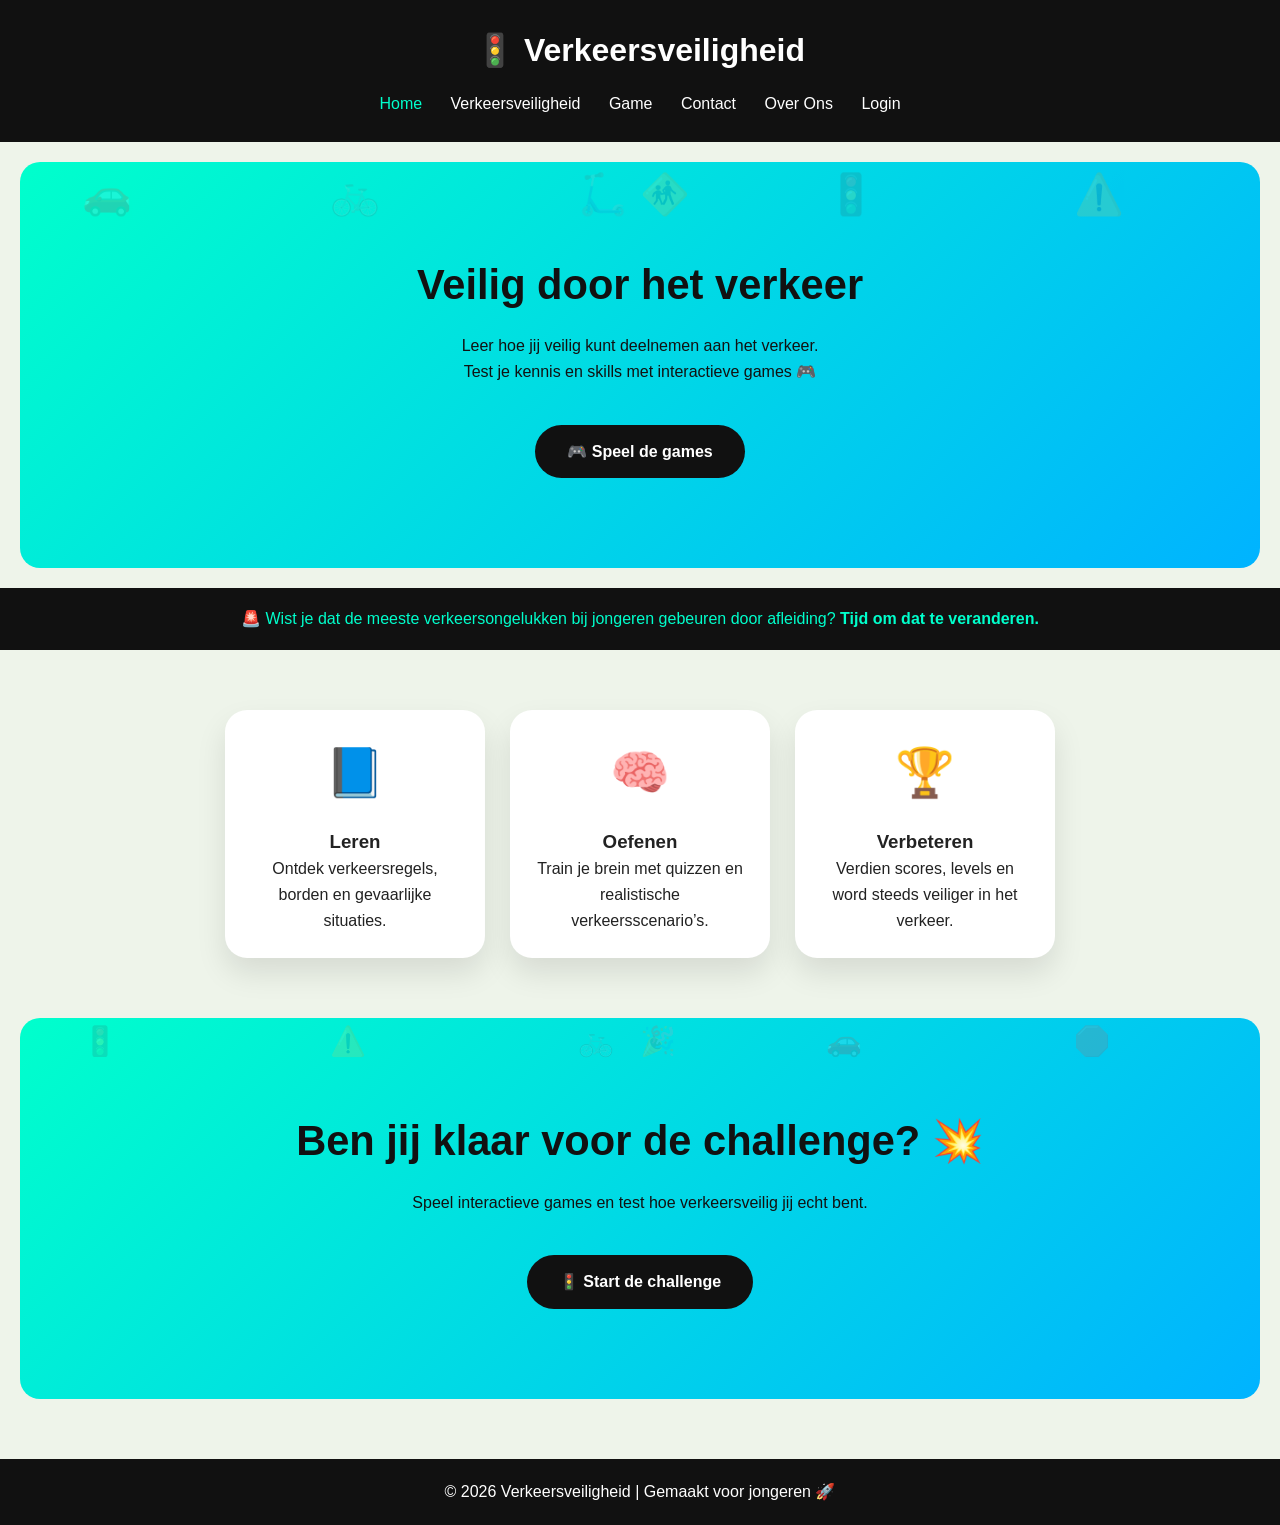
<file: index.html>
<!DOCTYPE html>
<html lang="nl">
<head>
    <meta charset="UTF-8">
    <title>Verkeersveiligheid | Home</title>
    <link rel="stylesheet" href="css/style.css">
</head>
<body>

<header>
    <h1>🚦 Verkeersveiligheid</h1>
    <nav>
        <a href="index.html" class="active">Home</a>
        <a href="info.html">Verkeersveiligheid</a>
        <a href="game.html">Game</a>
        <a href="contact.html">Contact</a>
        <a href="Over-ons.html">Over Ons</a>
        <a href="login.html" class="login-btn">Login</a>
    </nav>
</header>

<!-- HERO SECTIE -->
<section class="hero">
    <div class="emoji-bg">
        <span>🚗</span>
        <span>🚲</span>
        <span>🛴</span>
        <span>🚦</span>
        <span>⚠️</span>
        <span>🚸</span>

    </div>

    <h2>Veilig door het verkeer</h2>
    <p>
        Leer hoe jij veilig kunt deelnemen aan het verkeer.<br>
        Test je kennis en skills met interactieve games 🎮
    </p>
    <a href="game.html" class="button">🎮 Speel de games</a>
</section>

<!-- INFO STRIP -->
<section class="info-strip">
    <p>
        🚨 Wist je dat de meeste verkeersongelukken bij jongeren gebeuren door afleiding?
        <strong>Tijd om dat te veranderen.</strong>
    </p>
</section>

<!-- CARDS SECTIE -->
<section class="cards">
    <div class="card">
        <div class="card-emoji">📘</div>
        <h3>Leren</h3>
        <p>Ontdek verkeersregels, borden en gevaarlijke situaties.</p>
    </div>

    <div class="card">
        <div class="card-emoji">🧠</div>
        <h3>Oefenen</h3>
        <p>Train je brein met quizzen en realistische verkeersscenario’s.</p>
    </div>

    <div class="card">
        <div class="card-emoji">🏆</div>
        <h3>Verbeteren</h3>
        <p>Verdien scores, levels en word steeds veiliger in het verkeer.</p>
    </div>
</section>

<!-- CALL TO ACTION -->
<section class="hero">
    <div class="emoji-bg small">
        <span>🚦</span><span>⚠️</span><span>🚲</span><span>🚗</span>
        <span>🛑</span><span>🎉</span>
    </div>

    <h2>Ben jij klaar voor de challenge? 💥</h2>
    <p>Speel interactieve games en test hoe verkeersveilig jij echt bent.</p>
    <a href="game.html" class="button">🚦 Start de challenge</a>
</section>

<footer>
    <p>© 2026 Verkeersveiligheid | Gemaakt voor jongeren 🚀</p>
</footer>

</body>
</html>
</file>
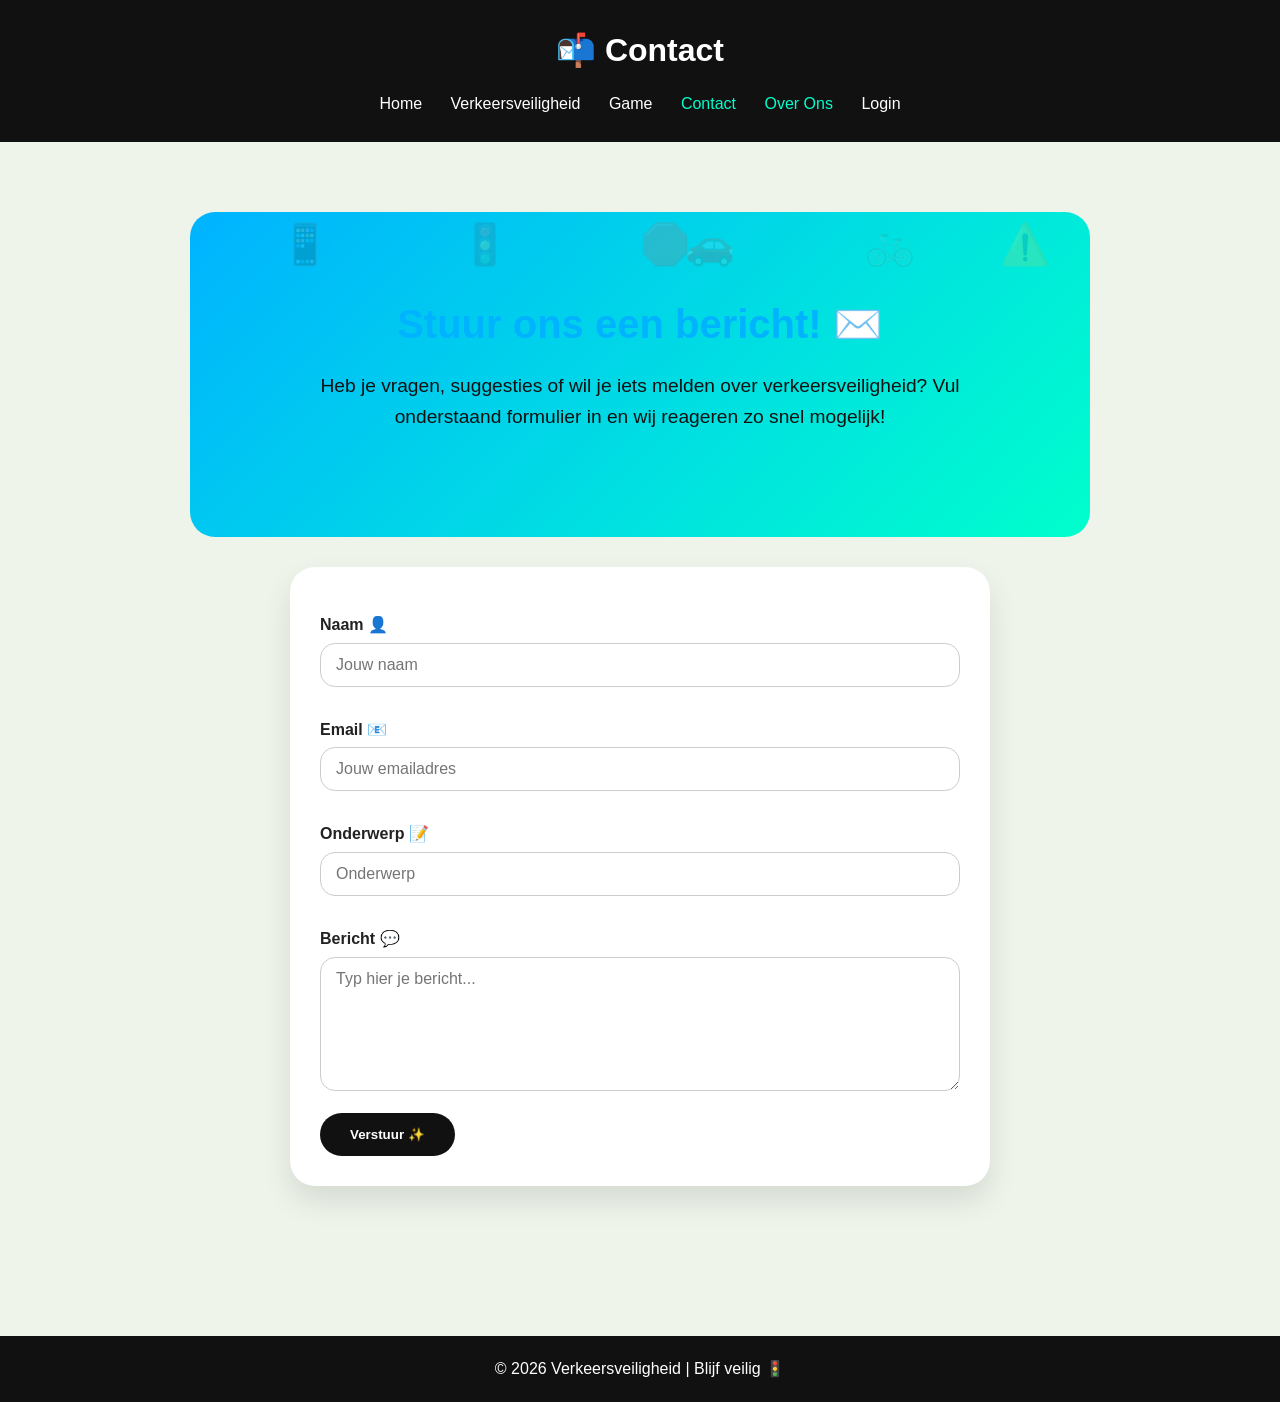
<file: Contact.html>
<!DOCTYPE html>
<html lang="nl">
<head>
    <meta charset="UTF-8">
    <title>Verkeersveiligheid | Contact</title>
    <link rel="stylesheet" href="css/style.css">
    <style>
        /* Extra styling speciaal voor contact pagina */
        .contact-hero {
            position: relative;
            padding: 80px 20px;
            text-align: center;
            background: linear-gradient(135deg, #00b3ff, #00ffcc);
            color: #111;
            border-radius: 25px;
            overflow: hidden;
            margin: 30px auto;
            max-width: 900px;
        }

        .contact-hero h2 {
            font-size: 2.5rem;
            margin-bottom: 15px;
        }

        .contact-hero p {
            font-size: 1.2rem;
            max-width: 700px;
            margin: 0 auto 25px auto;
        }

        form.contact-form {
            background: white;
            padding: 30px;
            border-radius: 25px;
            max-width: 700px;
            margin: 0 auto 50px auto;
            box-shadow: 0 15px 30px rgba(0,0,0,0.1);
        }

        form.contact-form label {
            display: block;
            margin: 15px 0 5px 0;
            font-weight: 600;
        }

        form.contact-form input,
        form.contact-form textarea {
            width: 100%;
            padding: 12px 15px;
            border-radius: 15px;
            border: 1px solid #ccc;
            margin-bottom: 15px;
            font-size: 16px;
        }

        form.contact-form button {
            padding: 14px 30px;
            background: #111;
            color: white;
            border: none;
            border-radius: 30px;
            font-weight: bold;
            cursor: pointer;
            transition: transform 0.2s, background 0.3s;
        }

        form.contact-form button:hover {
            background: #000;
            transform: scale(1.05);
        }

        .emoji-bg-contact {
            position: absolute;
            inset: 0;
            overflow: hidden;
            pointer-events: none;
        }

        .emoji-bg-contact span {
            position: absolute;
            font-size: 2.5rem;
            opacity: 0.15;
            animation: floatUp 18s linear infinite;
        }

        .emoji-bg-contact span:nth-child(1) { left: 10%; animation-delay: 0s; }
        .emoji-bg-contact span:nth-child(2) { left: 30%; animation-delay: 4s; }
        .emoji-bg-contact span:nth-child(3) { left: 55%; animation-delay: 8s; }
        .emoji-bg-contact span:nth-child(4) { left: 75%; animation-delay: 2s; }
        .emoji-bg-contact span:nth-child(5) { left: 90%; animation-delay: 6s; }

        @keyframes floatUp {
            from { transform: translateY(100%); }
            to { transform: translateY(-120%); }
        }
    </style>
</head>
<body>

<header>
    <h1>📬 Contact</h1>
    <nav>
        <a href="index.html">Home</a>
        <a href="info.html">Verkeersveiligheid</a>
        <a href="game.html">Game</a>
        <a href="contact.html" class="active">Contact</a>
        <a href="Over-ons.html" class="active">Over Ons</a>
        <a href="login.html" class="login-btn">Login</a>
    </nav>
</header>

<main class="content">

    <!-- HERO -->
    <section class="contact-hero">
        <div class="emoji-bg-contact">
            <span>📱</span>
            <span>🚦</span>
            <span>🚗</span>
            <span>🚲</span>
            <span>⚠️</span>
            <span>🛑</span>
        </div>
        <h2>Stuur ons een bericht! ✉️</h2>
        <p>
            Heb je vragen, suggesties of wil je iets melden over verkeersveiligheid?
            Vul onderstaand formulier in en wij reageren zo snel mogelijk!
        </p>
    </section>

    <!-- CONTACT FORM -->
    <form class="contact-form" onsubmit="return submitContactForm(event)">
        <label for="name">Naam 👤</label>
        <input type="text" id="name" name="name" placeholder="Jouw naam" required>

        <label for="email">Email 📧</label>
        <input type="email" id="email" name="email" placeholder="Jouw emailadres" required>

        <label for="subject">Onderwerp 📝</label>
        <input type="text" id="subject" name="subject" placeholder="Onderwerp" required>

        <label for="message">Bericht 💬</label>
        <textarea id="message" name="message" rows="6" placeholder="Typ hier je bericht..." required></textarea>

        <button type="submit">Verstuur ✨</button>
    </form>

</main>

<footer>
    <p>© 2026 Verkeersveiligheid | Blijf veilig 🚦</p>
</footer>

<script>
function submitContactForm(e){
    e.preventDefault();
    alert("✅ Bedankt! Je bericht is verzonden. We nemen snel contact op.");
    document.querySelector(".contact-form").reset();
}
</script>

</body>
</html>
</file>
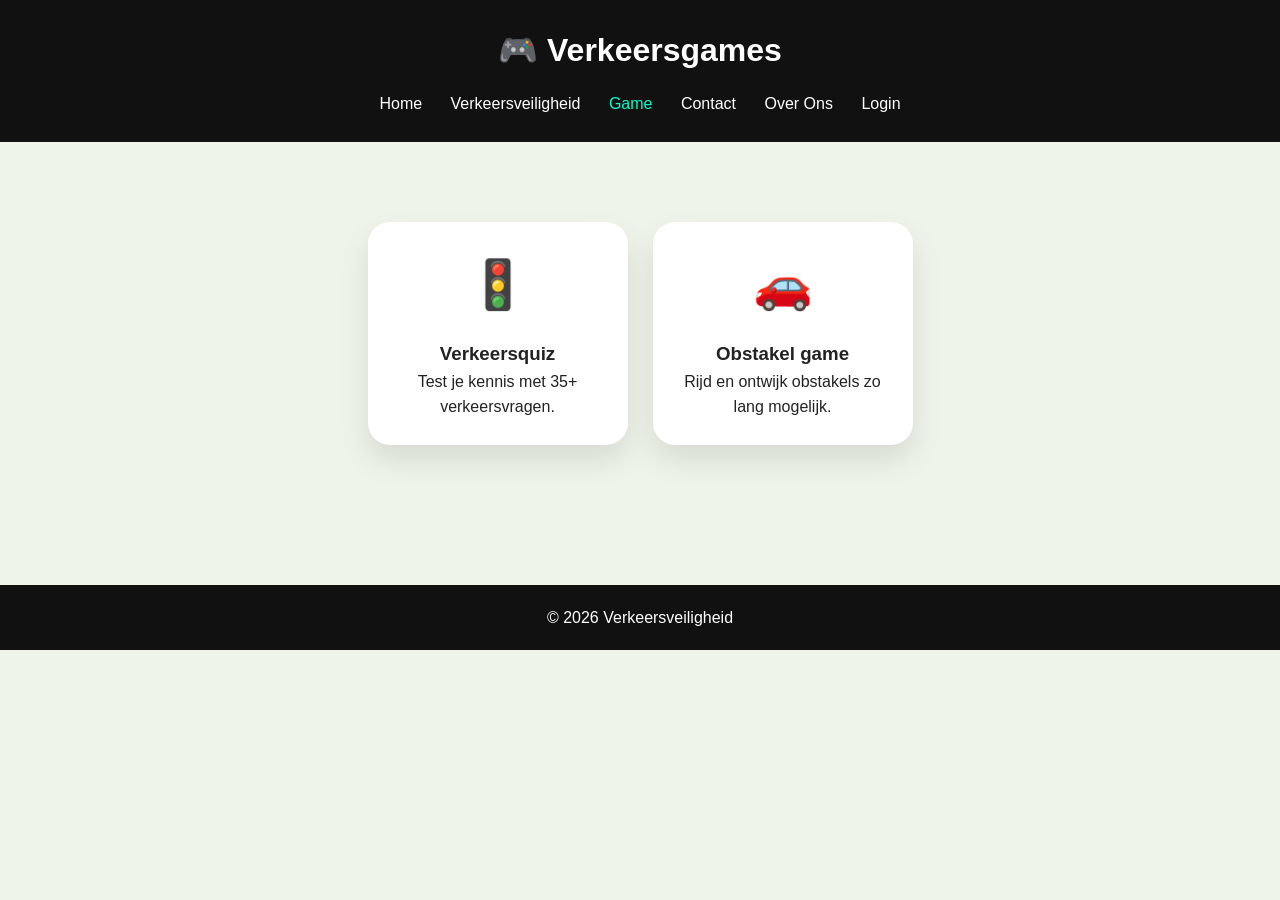
<file: game.html>
<!DOCTYPE html>
<html lang="nl">
<head>
    <meta charset="UTF-8">
    <title>Verkeersveiligheid | Game</title>
    <link rel="stylesheet" href="css/style.css">
</head>
<body>

<header>
    <h1>🎮 Verkeersgames</h1>
    <nav>
        <a href="index.html">Home</a>
        <a href="info.html">Verkeersveiligheid</a>
        <a href="game.html" class="active">Game</a>
        <a href="contact.html">Contact</a>
        <a href="Over-ons.html">Over Ons</a>
        <a href="login.html" class="login-btn">Login</a>
    </nav>
</header>

<main class="content">  

    <!-- GAME MENU -->
    <section id="game-select" class="game-selection">

        <div class="game-card" onclick="startGame('quiz')">
            <div class="game-emoji">🚦</div>
            <h3>Verkeersquiz</h3>
            <p>Test je kennis met 35+ verkeersvragen.</p>
        </div>

        <div class="game-card" onclick="startGame('obstacle')">
            <div class="game-emoji">🚗</div>
            <h3>Obstakel game</h3>
            <p>Rijd en ontwijk obstakels zo lang mogelijk.</p>
        </div>

    </section>

    <!-- GAME AREA -->
    <section id="game-area" class="game-container" style="display:none;">

        <h2 id="game-title"></h2>
        <h3 id="level-title"></h3>

        <div id="quiz-game">
            <h3 id="question"></h3>
            <div class="choices"></div>
        </div>

        <!-- FIX: wrapper toegevoegd (nodig voor JS, geen game logica veranderd) -->
        <div id="obstacle-wrapper" style="display:none;">
            <canvas id="obstacle-game" width="500" height="400"></canvas>
        </div>

        <div id="memory-game"></div>

        <p id="feedback"></p>

        <div class="game-stats">
            <p id="score">Score: 0</p>
            <p id="lives">❤️❤️❤️</p> 
        </div>

        <button class="back-btn" onclick="backToMenu()">⬅ Terug naar menu</button>
        <button class="button"   onclick="restartGame()">🔁 Speel opnieuw</button>

    </section>

  <!-- END SCREEN -->
    <section id="end-screen" class="game-container" style="display:none;">

        <h2 id="end-title"></h2>
        <p id="end-score"></p>

        <button class="button" onclick="restartGame()">🔁 Speel opnieuw</button>
        <button class="back-btn" onclick="backToMenu()">🏠 Menu</button>

    </section>

</main>

<footer>
    <p>© 2026 Verkeersveiligheid</p>
</footer>

<script src="js/game.js"></script>
</body>
</html>
</file>
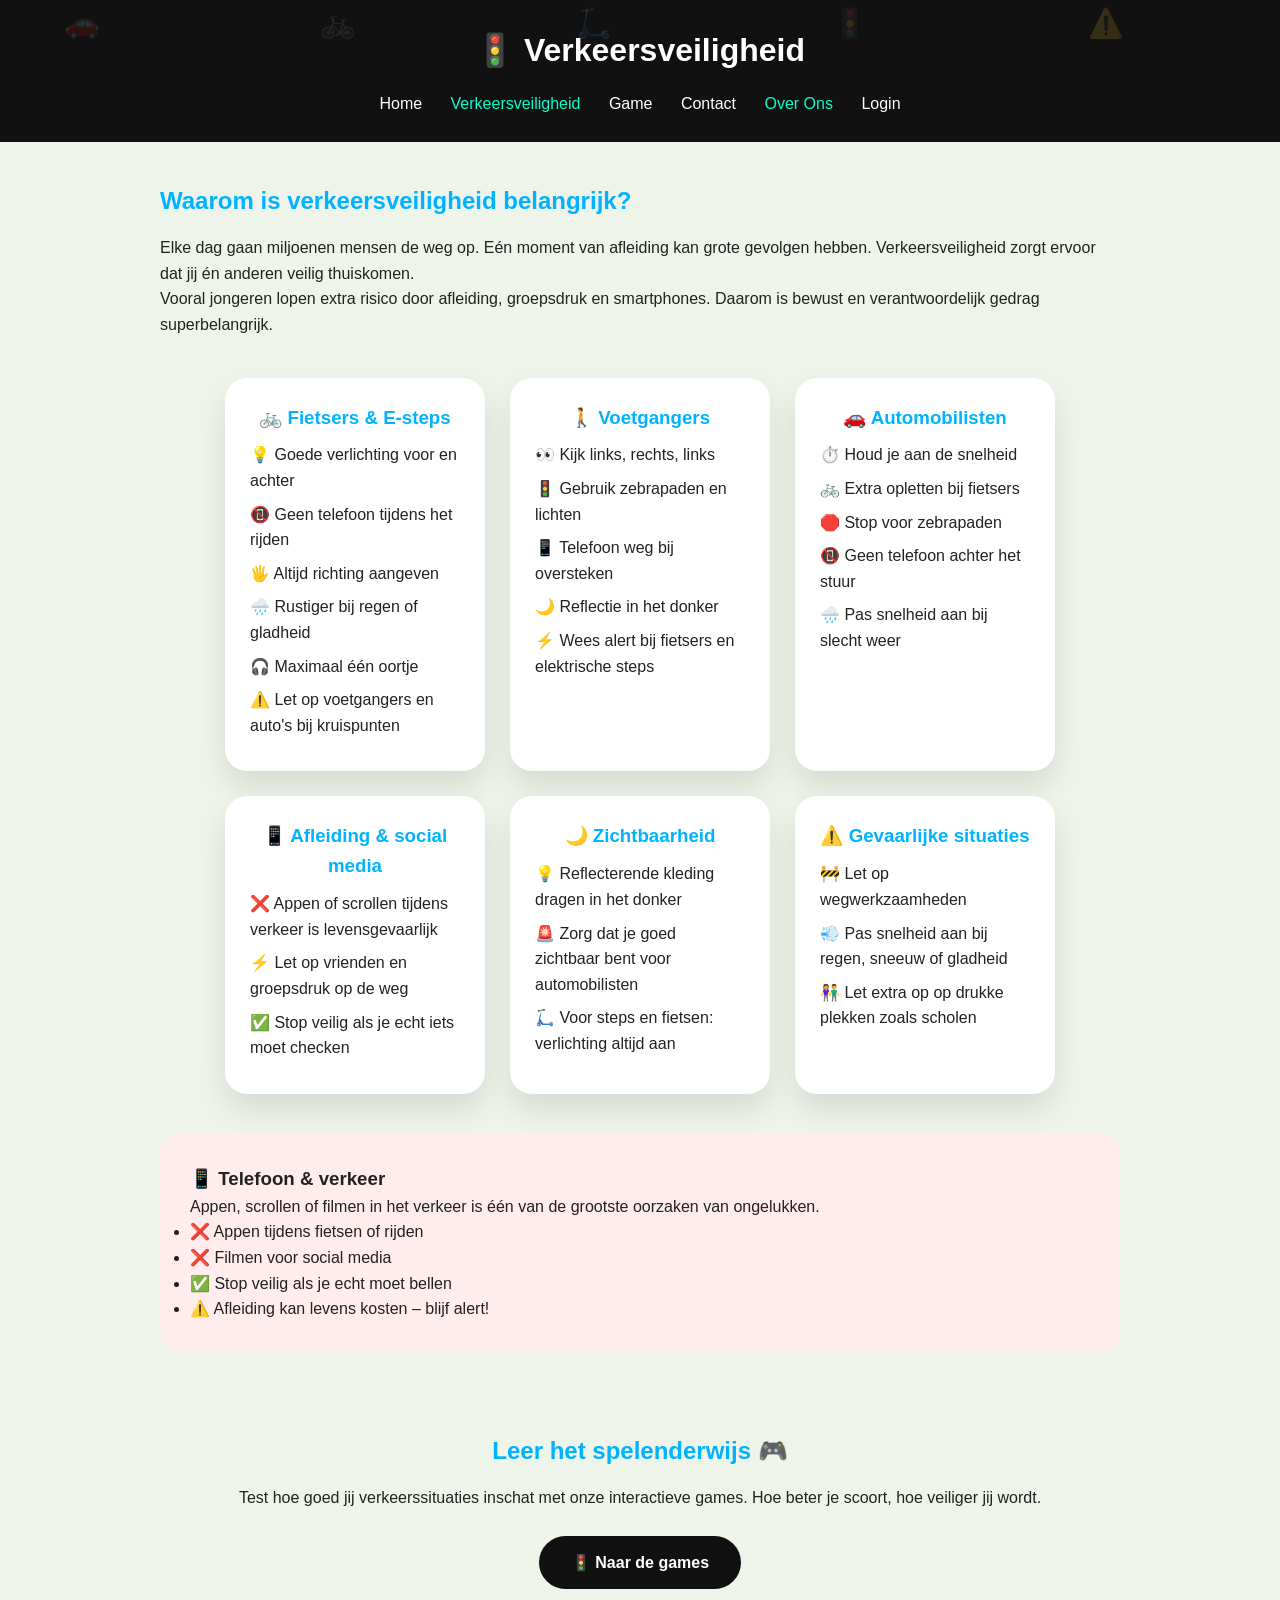
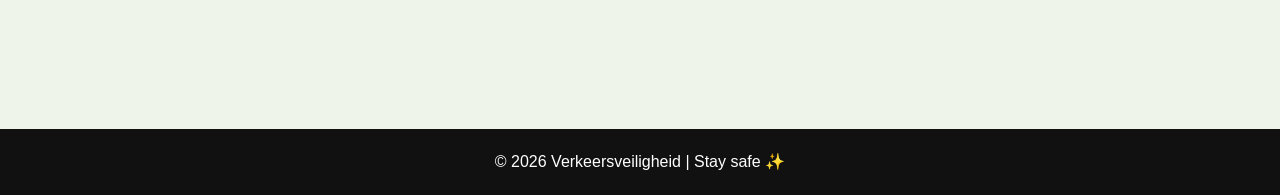
<file: info.html>
<!DOCTYPE html>
<html lang="nl">
<head>
    <meta charset="UTF-8">
    <title>Verkeersveiligheid | Informatie</title>
    <link rel="stylesheet" href="css/style.css">
</head>
<body>

<header>
    <h1>🚦 Verkeersveiligheid</h1>
    <nav>
        <a href="index.html">Home</a>
        <a href="info.html" class="active">Verkeersveiligheid</a>
        <a href="game.html">Game</a>
        <a href="contact.html">Contact</a>
        <a href="Over-ons.html" class="active">Over Ons</a>
        <a href="login.html" class="login-btn">Login</a>
    </nav>
</header>

<main class="content">

    <!-- INTRO -->
    <section class="info-hero">
        <div class="emoji-bg small">
            <span>🚗</span>
            <span>🚲</span>
            <span>🛴</span>
            <span>🚦</span>
            <span>⚠️</span>
        </div>

        <h2>Waarom is verkeersveiligheid belangrijk?</h2>
        <p>
            Elke dag gaan miljoenen mensen de weg op. Eén moment van afleiding kan
            grote gevolgen hebben. Verkeersveiligheid zorgt ervoor dat jij én
            anderen veilig thuiskomen.
        </p>
        <p>
            Vooral jongeren lopen extra risico door afleiding, groepsdruk en smartphones.
            Daarom is bewust en verantwoordelijk gedrag superbelangrijk.
        </p>
    </section>

    <!-- BLOKKEN -->
    <section class="info-grid">

        <div class="info-card">
            <h3>🚲 Fietsers & E-steps</h3>
            <ul>
                <li>💡 Goede verlichting voor en achter</li>
                <li>📵 Geen telefoon tijdens het rijden</li>
                <li>🖐️ Altijd richting aangeven</li>
                <li>🌧️ Rustiger bij regen of gladheid</li>
                <li>🎧 Maximaal één oortje</li>
                <li>⚠️ Let op voetgangers en auto's bij kruispunten</li>
            </ul>
        </div>

        <div class="info-card">
            <h3>🚶 Voetgangers</h3>
            <ul>
                <li>👀 Kijk links, rechts, links</li>
                <li>🚦 Gebruik zebrapaden en lichten</li>
                <li>📱 Telefoon weg bij oversteken</li>
                <li>🌙 Reflectie in het donker</li>
                <li>⚡ Wees alert bij fietsers en elektrische steps</li>
            </ul>
        </div>

        <div class="info-card">
            <h3>🚗 Automobilisten</h3>
            <ul>
                <li>⏱️ Houd je aan de snelheid</li>
                <li>🚲 Extra opletten bij fietsers</li>
                <li>🛑 Stop voor zebrapaden</li>
                <li>📵 Geen telefoon achter het stuur</li>
                <li>🌧️ Pas snelheid aan bij slecht weer</li>
            </ul>
        </div>

        <div class="info-card">
            <h3>📱 Afleiding & social media</h3>
            <ul>
                <li>❌ Appen of scrollen tijdens verkeer is levensgevaarlijk</li>
                <li>⚡ Let op vrienden en groepsdruk op de weg</li>
                <li>✅ Stop veilig als je echt iets moet checken</li>
            </ul>
        </div>

        <div class="info-card">
            <h3>🌙 Zichtbaarheid</h3>
            <ul>
                <li>💡 Reflecterende kleding dragen in het donker</li>
                <li>🚨 Zorg dat je goed zichtbaar bent voor automobilisten</li>
                <li>🛴 Voor steps en fietsen: verlichting altijd aan</li>
            </ul>
        </div>

        <div class="info-card">
            <h3>⚠️ Gevaarlijke situaties</h3>
            <ul>
                <li>🚧 Let op wegwerkzaamheden</li>
                <li>💨 Pas snelheid aan bij regen, sneeuw of gladheid</li>
                <li>👫 Let extra op op drukke plekken zoals scholen</li>
            </ul>
        </div>

    </section>

    <!-- TELEFOON -->
    <section class="warning">
        <h3>📱 Telefoon & verkeer</h3>
        <p>
            Appen, scrollen of filmen in het verkeer is één van de grootste
            oorzaken van ongelukken.
        </p>

        <ul>
            <li>❌ Appen tijdens fietsen of rijden</li>
            <li>❌ Filmen voor social media</li>
            <li>✅ Stop veilig als je echt moet bellen</li>
            <li>⚠️ Afleiding kan levens kosten – blijf alert!</li>
        </ul>
    </section>

    <!-- CTA -->
    <section class="cta">
        <h2>Leer het spelenderwijs 🎮</h2>
        <p>
            Test hoe goed jij verkeerssituaties inschat met onze interactieve games.
            Hoe beter je scoort, hoe veiliger jij wordt.
        </p>
        <a href="game.html" class="button">🚦 Naar de games</a>
    </section>

</main>

<footer>
    <p>© 2026 Verkeersveiligheid | Stay safe ✨</p>
</footer>

</body>
</html>
</file>
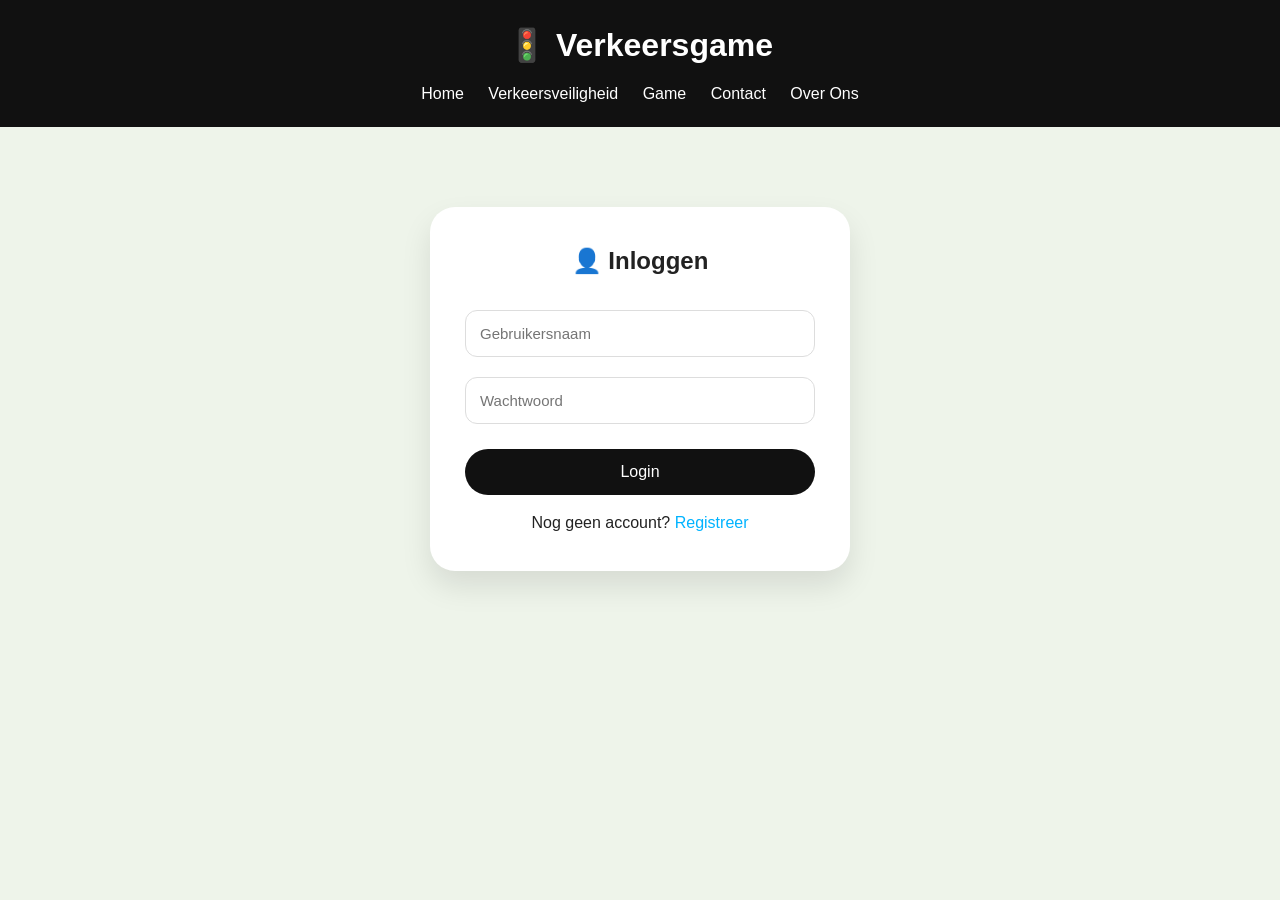
<file: login.html>
<!DOCTYPE html>
<html lang="nl">
<head>
    <meta charset="UTF-8">
    <title>Login | Verkeersgame</title>
    <link rel="stylesheet" href="css/style.css">

    <style>
        .auth-box {
            max-width: 420px;
            margin: 80px auto;
            background: white;
            padding: 35px;
            border-radius: 25px;
            box-shadow: 0 15px 30px rgba(0,0,0,0.1);
            text-align: center;
        }

        .auth-box h2 { margin-bottom: 20px; }

        .auth-box input {
            width: 100%;
            padding: 14px;
            margin: 10px 0;
            border-radius: 12px;
            border: 1px solid #ddd;
            font-size: 15px;
        }

        .auth-box button {
            width: 100%;
            padding: 14px;
            margin-top: 15px;
            border: none;
            border-radius: 25px;
            background: #111;
            color: white;
            font-size: 16px;
            cursor: pointer;
            transition: 0.2s;
        }

        .auth-box button:hover {
            transform: scale(1.03);
            background: #000;
        }

        .auth-link { margin-top: 15px; display: block; }

        .auth-link a {
            color: #00b3ff;
            text-decoration: none;
        }

        #msg { margin-top: 10px; color: red; }

        /* NAV FIX */
        nav {
            margin-top: 10px;
            text-align: center;
        }

        nav a {
            margin: 0 10px;
            text-decoration: none;
            color: white;
        }

        header {
            background: #111;
            color: white;
            padding: 20px;
            text-align: center;
        }
    </style>
</head>

<body>

<header>
    <h1>🚦 Verkeersgame</h1>

    <nav>
        <a href="index.html">Home</a>
        <a href="info.html">Verkeersveiligheid</a>
        <a href="game.html">Game</a>
        <a href="contact.html">Contact</a>
        <a href="Over-ons.html">Over Ons</a>
    </nav>
</header>

<div class="auth-box">
    <h2>👤 Inloggen</h2>

    <input type="text" id="username" placeholder="Gebruikersnaam">
    <input type="password" id="password" placeholder="Wachtwoord">

    <button onclick="login()">Login</button>

    <p id="msg"></p>

    <div class="auth-link">
        Nog geen account? <a href="register.html">Registreer</a>
    </div>
</div>

<script>
function login() {

    const msg = document.getElementById("msg");

    fetch("backend/login.php", {   // 👈 FIX: geen harde /verkeerssite pad
        method: "POST",
        headers: {
            "Content-Type": "application/x-www-form-urlencoded"
        },
        body: new URLSearchParams({
            username: document.getElementById("username").value,
            password: document.getElementById("password").value
        })
    })
    .then(res => res.text())
    .then(text => {

        console.log("RAW RESPONSE:", text);

        let data;
        try {
            data = JSON.parse(text);
        } catch (e) {
            msg.textContent = "Server gaf geen geldige data";
            return;
        }

        if (data.id) {
            localStorage.setItem("user", JSON.stringify(data));
            window.location.href = "game.html";
        } else {
            msg.textContent = data.error === "login_failed"
                ? "Gebruikersnaam of wachtwoord klopt niet"
                : "Login mislukt";
        }
    })
    .catch(err => {
        console.error(err);
        msg.textContent = "Kan geen verbinding maken met server";
    });
}
</script>

</body>
</html>
</file>
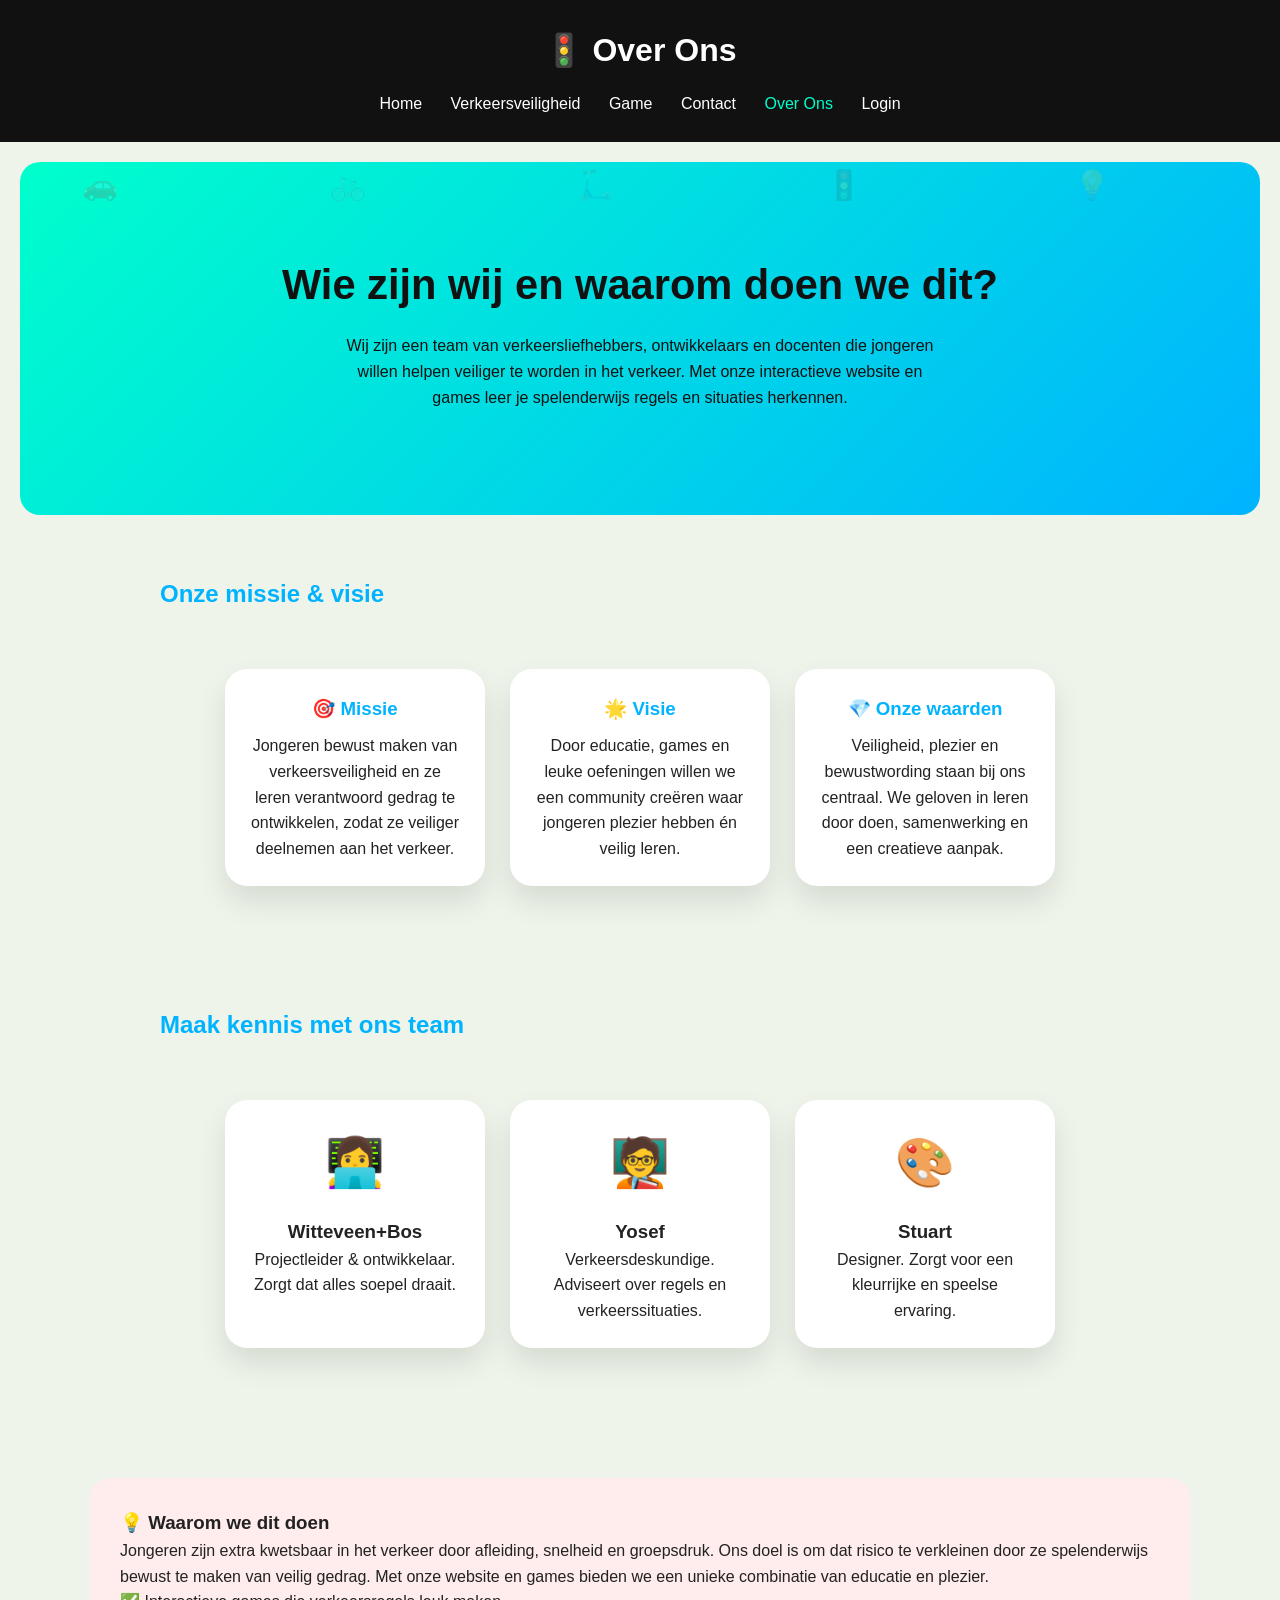
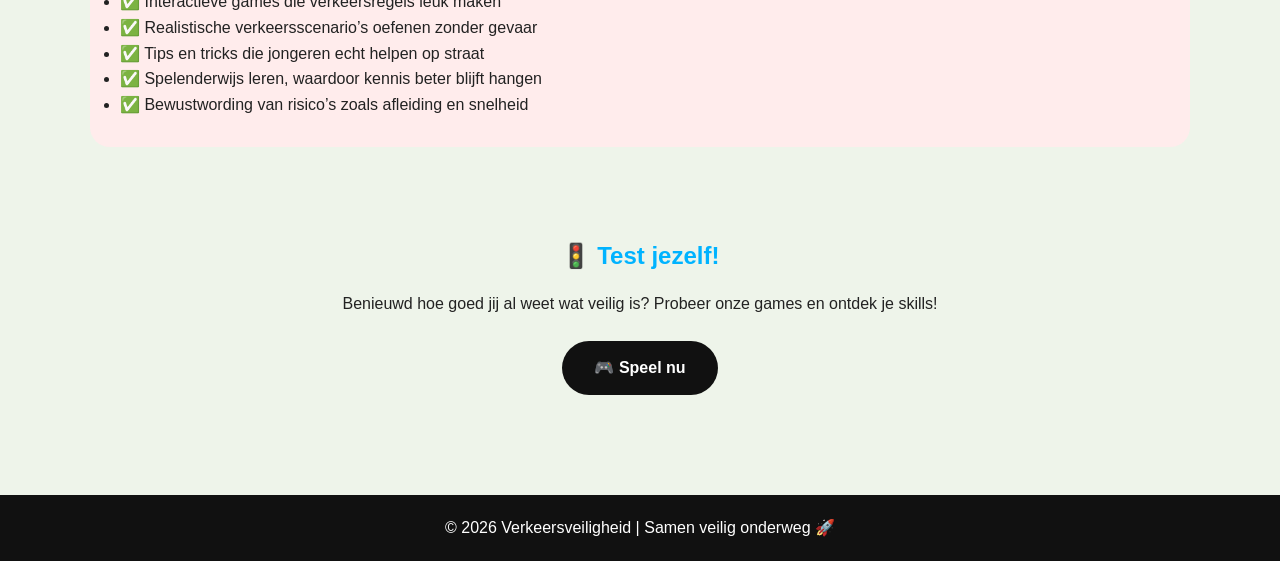
<file: Over-ons.html>
<!DOCTYPE html>
<html lang="nl">
<head>
    <meta charset="UTF-8">
    <title>Verkeersveiligheid | Over Ons</title>
    <link rel="stylesheet" href="css/style.css">
</head>
<body>

<header>
    <h1>🚦 Over Ons</h1>
    <nav>
        <a href="index.html">Home</a>
        <a href="info.html">Verkeersveiligheid</a>
        <a href="game.html">Game</a>
        <a href="contact.html">Contact</a>
        <a href="overons.html" class="active">Over Ons</a>
        <a href="login.html" class="login-btn">Login</a>
    </nav>
</header>

<!-- HERO -->
<section class="hero">
    <div class="emoji-bg small">
        <span>🚗</span>
        <span>🚲</span>
        <span>🛴</span>
        <span>🚦</span>
        <span>💡</span>
    </div>

    <h2>Wie zijn wij en waarom doen we dit?</h2>
    <p>
        Wij zijn een team van verkeersliefhebbers, ontwikkelaars en docenten die 
        jongeren willen helpen veiliger te worden in het verkeer. 
        Met onze interactieve website en games leer je spelenderwijs regels en situaties herkennen.
    </p>
</section>

<!-- MISSIE & VISIE -->
<section class="content">
    <h2>Onze missie & visie</h2>
    <div class="info-grid">
        <div class="info-card">
            <h3>🎯 Missie</h3>
            <p>
                Jongeren bewust maken van verkeersveiligheid en ze leren verantwoord gedrag
                te ontwikkelen, zodat ze veiliger deelnemen aan het verkeer.
            </p>
        </div>
        <div class="info-card">
            <h3>🌟 Visie</h3>
            <p>
                Door educatie, games en leuke oefeningen willen we een community creëren 
                waar jongeren plezier hebben én veilig leren.
            </p>
        </div>
        <div class="info-card">
            <h3>💎 Onze waarden</h3>
            <p>
                Veiligheid, plezier en bewustwording staan bij ons centraal. 
                We geloven in leren door doen, samenwerking en een creatieve aanpak.
            </p>
        </div>
    </div>
</section>

<!-- TEAM -->
<section class="content">
    <h2>Maak kennis met ons team</h2>
    <div class="cards">
        <div class="card">
            <div class="card-emoji">👩‍💻</div>
            <h3>Witteveen+Bos</h3>
            <p>Projectleider & ontwikkelaar. Zorgt dat alles soepel draait.</p>
        </div>
        <div class="card">
            <div class="card-emoji">🧑‍🏫</div>
            <h3>Yosef</h3>
            <p>Verkeersdeskundige. Adviseert over regels en verkeerssituaties.</p>
        </div>
        <div class="card">
            <div class="card-emoji">🎨</div>
            <h3>Stuart</h3>
            <p>Designer. Zorgt voor een kleurrijke en speelse ervaring.</p>
        </div>
    </div>
</section>

<!-- WAAROM WIJ DIT DOEN -->
<section class="warning2">
    <h3>💡 Waarom we dit doen</h3>
    <p>
        Jongeren zijn extra kwetsbaar in het verkeer door afleiding, snelheid en groepsdruk. 
        Ons doel is om dat risico te verkleinen door ze spelenderwijs bewust te maken van veilig gedrag. 
        Met onze website en games bieden we een unieke combinatie van educatie en plezier.
    </p>
    <ul>
        <li>✅ Interactieve games die verkeersregels leuk maken</li>
        <li>✅ Realistische verkeersscenario’s oefenen zonder gevaar</li>
        <li>✅ Tips en tricks die jongeren echt helpen op straat</li>
        <li>✅ Spelenderwijs leren, waardoor kennis beter blijft hangen</li>
        <li>✅ Bewustwording van risico’s zoals afleiding en snelheid</li>
    </ul>
</section>

<!-- CALL TO ACTION -->
<section class="cta">
    <h2>🚦 Test jezelf!</h2>
    <p>
        Benieuwd hoe goed jij al weet wat veilig is? Probeer onze games en ontdek je skills!
    </p>
    <a href="game.html" class="button">🎮 Speel nu</a>
</section>

<footer>
    <p>© 2026 Verkeersveiligheid | Samen veilig onderweg 🚀</p>
</footer>

</body>
</html>
</file>
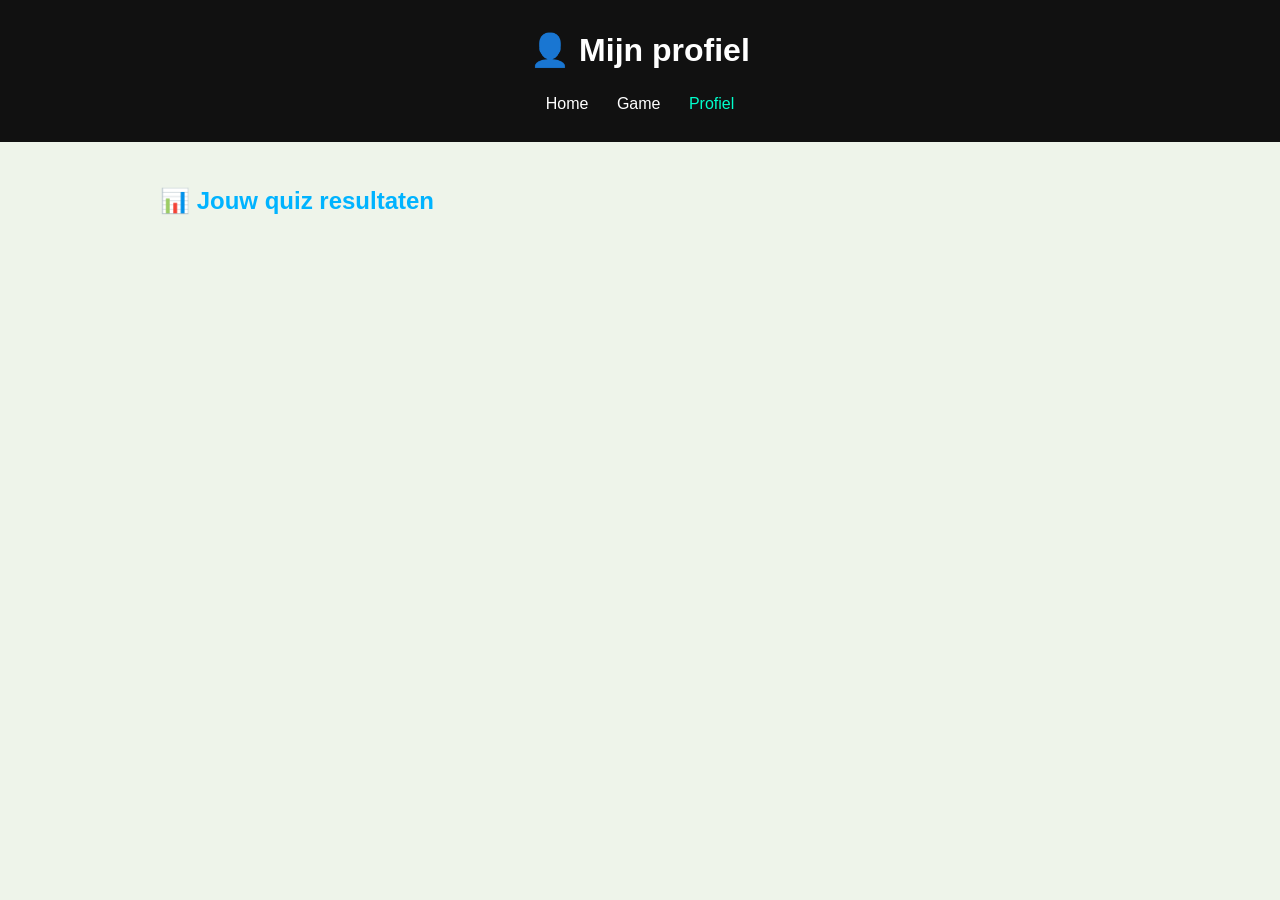
<file: profile.html>
<!DOCTYPE html>
<html lang="nl">
<head>
    <meta charset="UTF-8">
    <title>Mijn profiel</title>
    <link rel="stylesheet" href="css/style.css">
</head>
<body>

<header>
    <h1>👤 Mijn profiel</h1>
    <nav>
        <a href="index.html">Home</a>
        <a href="game.html">Game</a>
        <a href="profile.html" class="active">Profiel</a>
    </nav>
</header>

<main class="content">

    <h2>📊 Jouw quiz resultaten</h2>

    <div id="results"></div>

</main>

<script src="js/profile.js"></script>

</body>
</html>
</file>
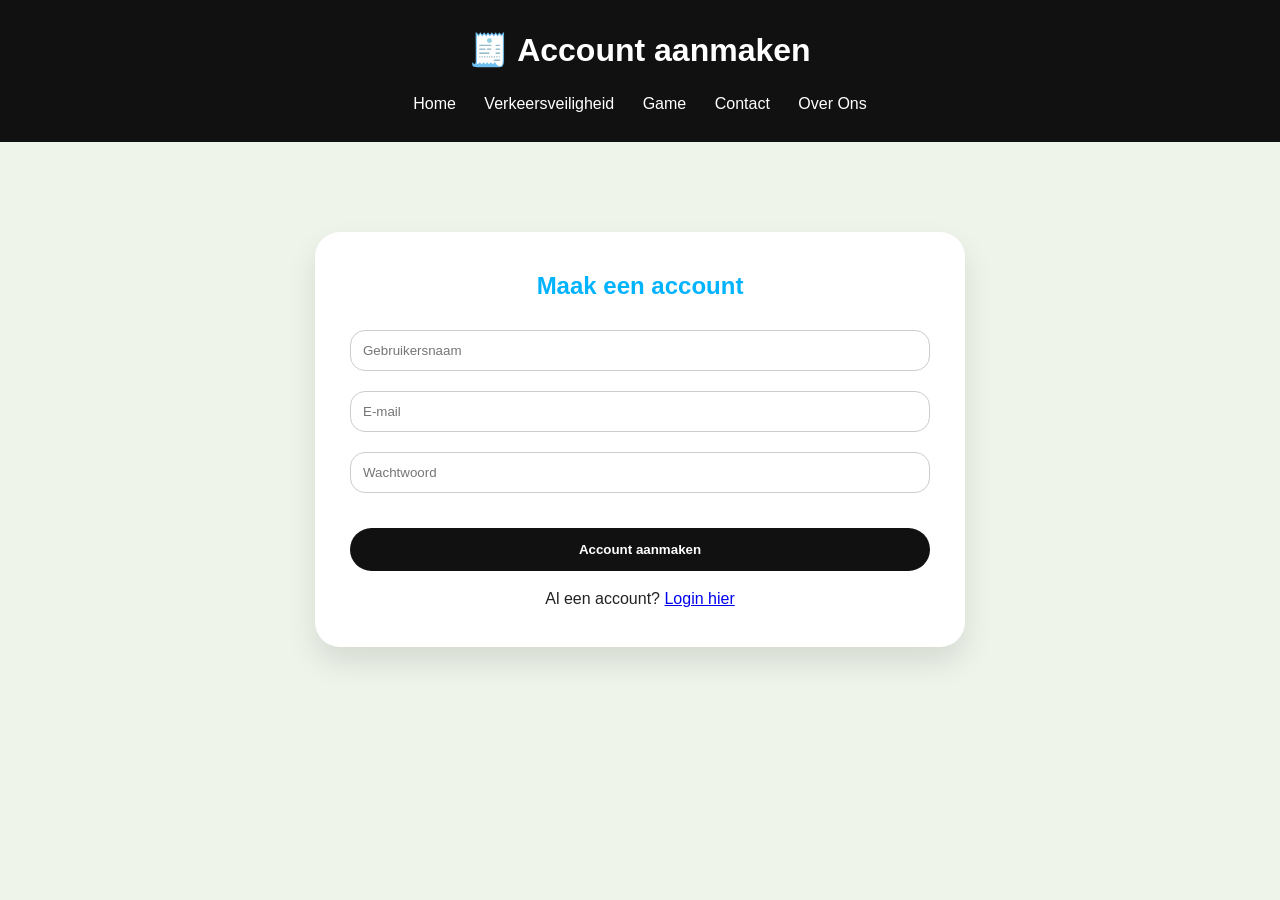
<file: register.html>
<!DOCTYPE html>
<html lang="nl">
<head>
    <meta charset="UTF-8">
    <title>Registreren</title>
    <link rel="stylesheet" href="css/style.css">
</head>
<body>

<header>
    <h1>🧾 Account aanmaken</h1>

    <nav>
        <a href="index.html">Home</a>
        <a href="info.html">Verkeersveiligheid</a>
        <a href="game.html">Game</a>
        <a href="contact.html">Contact</a>
        <a href="Over-ons.html">Over Ons</a>
    </nav>
</header>

<main class="content">

    <div class="game-container">

        <h2>Maak een account</h2>

        <form>

            <input type="text" placeholder="Gebruikersnaam" required
                style="width:100%; padding:12px; margin:10px 0; border-radius:15px; border:1px solid #ccc;">

            <input type="email" placeholder="E-mail" required
                style="width:100%; padding:12px; margin:10px 0; border-radius:15px; border:1px solid #ccc;">

            <input type="password" placeholder="Wachtwoord" required
                style="width:100%; padding:12px; margin:10px 0; border-radius:15px; border:1px solid #ccc;">

            <button class="button" type="button" onclick="register()" style="width:100%;">
             Account aanmaken
            </button>

        </form>

        <p style="margin-top:15px;">
            Al een account?
            <a href="login.html">Login hier</a>
        </p>

    </div>

</main>

</body>
</html>
</file>
<file: css/style.css>
* {
    margin: 0;
    padding: 0;
    box-sizing: border-box;
    font-family: 'Segoe UI', sans-serif;
}

body {
    background: #f4f6f8;
    color: #222;
    line-height: 1.6;
    overflow-x: hidden;
}


header {
    background: #111;
    color: white;
    padding: 25px;
    text-align: center;
}

nav {
    margin-top: 15px;
}

nav a {
    color: white;
    margin: 0 12px;
    text-decoration: none;
    font-weight: 500;
    transition: color 0.3s;
}

nav a.active,
nav a:hover {
    color: #00ffcc;
}


.emoji-bg {
    position: absolute;
    inset: 0;
    overflow: hidden;
    pointer-events: none;
}

.emoji-bg span {
    position: absolute;
    font-size: 2.5rem;
    opacity: 0.15;
    animation: floatUp 18s linear infinite;
}

.emoji-bg.small span {
    font-size: 1.8rem;
    animation-duration: 25s;
}

.emoji-bg span:nth-child(1) { left: 5%; animation-delay: 0s; }
.emoji-bg span:nth-child(2) { left: 25%; animation-delay: 4s; }
.emoji-bg span:nth-child(3) { left: 45%; animation-delay: 8s; }
.emoji-bg span:nth-child(4) { left: 65%; animation-delay: 2s; }
.emoji-bg span:nth-child(5) { left: 85%; animation-delay: 6s; }

@keyframes floatUp {
    from { transform: translateY(100%); }
    to { transform: translateY(-120%); }
}


.hero {
    position: relative;
    padding: 90px 20px;
    text-align: center;
    background: linear-gradient(135deg, #00ffcc, #00b3ff);
    color: #111;
    overflow: hidden;
    border-radius: 20px;
    margin: 20px;
}

.hero h2 {
    font-size: 2.6rem;
    margin-bottom: 15px;
}

.hero p {
    max-width: 600px;
    margin: 15px auto;
}

.button {
    display: inline-block;
    margin-top: 25px;
    padding: 14px 32px;
    background: #111;
    color: white;
    text-decoration: none;
    border-radius: 30px;
    font-weight: bold;
    transition: transform 0.2s, background 0.3s;
}

.button:hover {
    background: #000;
    transform: scale(1.05);
}


.info-strip {
    background: #111;
    color: #00ffcc;
    padding: 18px;
    text-align: center;
    font-weight: 500;
    margin: 20px 0;
}


.cards, .game-selection, .info-grid {
    display: flex;
    gap: 25px;
    padding: 40px 20px;
    justify-content: center;
    flex-wrap: wrap;
}

.card, .game-card, .info-card {
    background: white;
    padding: 25px;
    width: 260px;
    border-radius: 22px;
    text-align: center;
    box-shadow: 0 15px 30px rgba(0,0,0,0.1);
    transition: transform 0.3s, box-shadow 0.3s;
}

.card:hover, .game-card:hover, .info-card:hover {
    transform: translateY(-10px);
    box-shadow: 0 20px 35px rgba(0,0,0,0.15);
}

.card-emoji, .game-emoji {
    font-size: 3rem;
    margin-bottom: 15px;
}

.info-card h3 {
    margin-bottom: 10px;
    color: #00b3ff;
}

.info-card ul {
    list-style: none;
    text-align: left;
}

.info-card ul li {
    margin-bottom: 8px;
}


.content {
    padding: 40px 20px;
    max-width: 1000px;
    margin: auto;
}

.content h2 {
    margin-bottom: 15px;
    color: #00b3ff;
}


.warning {
    background: #ffecec;
    padding: 30px;
    border-radius: 20px;
    margin-bottom: 40px;
}


.warning2 {
    background: #ffecec;
    padding: 30px;
    border-radius: 20px;
    margin-bottom: 40px;
    max-width: 1100px;
    margin: 50px auto;
}


.game-container {
    max-width: 650px;
    margin: 50px auto;
    background: white;
    padding: 35px;
    border-radius: 25px;
    text-align: center;
    box-shadow: 0 15px 30px rgba(0,0,0,0.1);
}

.scenario {
    background: #f1f9ff;
    padding: 20px;
    border-radius: 15px;
    margin-bottom: 15px;
}

.choices button {
    width: 100%;
    margin: 12px 0;
    padding: 14px;
    border: none;
    border-radius: 14px;
    background: #00b3ff;
    color: white;
    font-size: 16px;
    cursor: pointer;
    transition: background 0.3s, transform 0.2s;
}

.choices button:hover {
    background: #0090cc;
    transform: scale(1.03);
}

.correct { background: #2ecc71 !important; }
.wrong { background: #e74c3c !important; }

.game-stats {
    display: flex;
    justify-content: space-between;
    margin-top: 15px;
    font-weight: bold;
}

#next-btn,
.back-btn {
    margin-top: 25px;
    padding: 12px 26px;
    border: none;
    border-radius: 25px;
    background: #111;
    color: white;
    cursor: pointer;
}


#obstacle-game {
    display: block;
    margin: 20px auto;
    border-radius: 20px;
    background: linear-gradient(#7ec850, #3b7a57); 
    box-shadow: 0 10px 25px rgba(0,0,0,0.15);
}


.cta {
    text-align: center;
    padding: 40px 20px;
}

.cta h2 {
    margin-bottom: 15px;
    color: #00b3ff;
}


footer {
    margin-top: 60px;
    padding: 20px;
    text-align: center;
    background: #111;
    color: white;
}
* {
  box-sizing: border-box;
}

body {
  margin: 0;
  font-family: Arial, sans-serif;
  background: #eef4ea;
  color: #222;
}

.container {
  max-width: 1100px;
  margin: 0 auto;
  padding: 20px;
  display: flex;
  gap: 20px;
  align-items: flex-start;
  flex-wrap: wrap;
}

.game-section,
.leaderboard-section {
  background: #fff;
  border-radius: 14px;
  padding: 20px;
  box-shadow: 0 4px 14px rgba(0, 0, 0, 0.08);
}

.game-section {
  flex: 1 1 460px;
}

.leaderboard-section {
  flex: 1 1 360px;
}

h1,
h2 {
  margin-top: 0;
}

.subtitle {
  margin-top: -6px;
  color: #555;
}

.top-controls {
  display: flex;
  gap: 10px;
  flex-wrap: wrap;
  margin-bottom: 15px;
}

.top-controls input {
  flex: 1;
  min-width: 180px;
  padding: 10px;
  border: 1px solid #bbb;
  border-radius: 8px;
}

button {
  padding: 10px 14px;
  border: none;
  border-radius: 8px;
  background: #222;
  color: #fff;
  cursor: pointer;
}

button:hover {
  opacity: 0.92;
}

.stats {
  display: flex;
  gap: 10px;
  margin-bottom: 15px;
  flex-wrap: wrap;
}

.stat-box {
  background: #f3f3f3;
  padding: 10px 14px;
  border-radius: 8px;
  font-weight: bold;
}

canvas {
  display: block;
  border: 3px solid #222;
  background: #9ccc65;
  max-width: 100%;
}

.message {
  min-height: 24px;
  font-weight: bold;
  margin-top: 12px;
}

.table-wrapper {
  overflow-x: auto;
  margin-top: 12px;
}

table {
  width: 100%;
  border-collapse: collapse;
  background: white;
}

th,
td {
  border-bottom: 1px solid #ddd;
  padding: 10px;
  text-align: left;
}

th {
  background: #f5f5f5;
}

tr:nth-child(even) {
  background: #fafafa;
}


.login-btn:hover {
    transform: scale(1.05);
}


@media (max-width: 900px) {
  .container {
    flex-direction: column;
  }
}


header {
    background: #111;
    color: white;
    padding: 25px;
    text-align: center;
}

.navbar {
    display: flex;
    justify-content: space-between;
    align-items: center;
    margin-top: 15px;
}

.nav-left {
    display: flex;
    gap: 25px;
    align-items: center;
}

.nav-left a {
    color: white;
    text-decoration: none;
    font-weight: 600;
}

.nav-left a:hover,
.nav-left a.active {
    color: #00ffcc;
}

.nav-right {
    display: flex;
    align-items: center;
    gap: 12px;
}

.auth-btn {
    background: #00d9ff;
    color: #111;
    padding: 10px 18px;
    border-radius: 25px;
    text-decoration: none;
    border: none;
    font-weight: bold;
    cursor: pointer;
}

.auth-btn:hover {
    background: #00bfe0;
    transform: scale(1.05);
}

#logged-user {
    color: white;
    font-weight: 600;
}

/* Klikbare verkeersveiligheid info */
.clickable-info {
    cursor: pointer;
    position: relative;
}

.clickable-info::after {
    content: "Klik voor meer info";
    display: block;
    margin-top: 12px;
    font-size: 0.85rem;
    color: #111;
    font-weight: bold;
}

.info-detail {
    background: white;
    border-left: 8px solid #00b3ff;
    padding: 30px;
    border-radius: 20px;
    margin: 20px auto 40px;
    box-shadow: 0 15px 30px rgba(0,0,0,0.1);
    max-width: 850px;
}

.info-detail ul {
    margin: 15px 0 0 22px;
}

.info-detail li {
    margin-bottom: 8px;
}

/* Extra mini-games */
.mini-game-box {
    background: #f1f9ff;
    padding: 25px;
    border-radius: 18px;
    margin: 20px 0;
}

.traffic-light {
    width: 160px;
    height: 160px;
    margin: 0 auto 20px;
    border-radius: 50%;
    display: flex;
    align-items: center;
    justify-content: center;
    font-weight: bold;
    color: white;
    font-size: 1.5rem;
    border: 6px solid #222;
}

.red-light {
    background: #d62828;
}

.green-light {
    background: #2a9d8f;
}

.hazard-situation {
    font-size: 1.1rem;
    font-weight: bold;
    margin-bottom: 18px;
}

.choices button {
    display: block;
    width: 100%;
    margin: 10px auto;
}


.game-card {
    cursor: pointer;
    user-select: none;
}

#game-area {
    scroll-margin-top: 90px;
}

.sign-emoji {
    font-size: 5rem;
    margin: 15px 0;
}

.priority-box {
    background: #fff8e6;
}

/* Highscores per game */
.highscore-tabs {
    display: flex;
    flex-wrap: wrap;
    gap: 12px;
    margin: 25px 0;
}

.hs-tab {
    border: none;
    background: #000000;
    padding: 14px 18px;
    border-radius: 14px;
    font-weight: 700;
    cursor: pointer;
    box-shadow: 0 8px 20px rgba(0,0,0,0.08);
}

.hs-tab.active,
.hs-tab:hover {
    background: #00aaff;
    color: white;
}

.score-section {
    margin-top: 25px;
}

.score-row {
    background: white;
    padding: 16px;
    margin: 12px 0;
    border-radius: 14px;
    font-size: 1.05rem;
    box-shadow: 0 5px 14px rgba(0,0,0,0.05);
}
.navbar {
    position: relative;
    display: flex;
    justify-content: space-between;
    align-items: center;
    margin-top: 15px;
}

.hamburger-btn {
    width: 48px;
    height: 42px;
    background: #00d9ff;
    border: none;
    border-radius: 8px;
    cursor: pointer;
    display: flex;
    flex-direction: column;
    justify-content: center;
    gap: 6px;
    padding: 8px;
    z-index: 1001;
}

.hamburger-btn span {
    display: block;
    height: 4px;
    width: 100%;
    background: #111;
    border-radius: 4px;
    transition: 0.3s;
}

.hamburger-btn.open span:nth-child(1) {
    transform: rotate(45deg) translate(7px, 7px);
}

.hamburger-btn.open span:nth-child(2) {
    opacity: 0;
}

.hamburger-btn.open span:nth-child(3) {
    transform: rotate(-45deg) translate(7px, -7px);
}

.nav-left {
    position: absolute;
    top: 0;
    left: 60px;
    background: #111;
    padding: 12px 18px;
    border-radius: 12px;
    display: flex;
    gap: 20px;
    align-items: center;
    transform: translateX(-30px);
    opacity: 0;
    pointer-events: none;
    transition: 0.3s ease;
    z-index: 1000;
}

.nav-left.open {
    transform: translateX(0);
    opacity: 1;
    pointer-events: auto;
}

.nav-left a {
    color: white;
    text-decoration: none;
    font-weight: 600;
    white-space: nowrap;
}

.nav-left a:hover,
.nav-left a.active {
    color: #00ffcc;
}

.nav-right {
    display: flex;
    align-items: center;
    gap: 12px;
}

@media (max-width: 900px) {
    .navbar {
        flex-wrap: wrap;
        gap: 15px;
    }

    .nav-left {
        left: 60px;
        max-width: calc(100vw - 80px);
        overflow-x: auto;
    }

    .nav-right {
        width: 100%;
        justify-content: center;
        flex-wrap: wrap;
    }
}
.packages-hero {
    margin: 30px 20px;
    padding: 80px 20px;
    text-align: center;
    background: linear-gradient(135deg, #00ffcc, #00b3ff);
    color: #111;
    border-radius: 25px;
}

.packages-hero h2 {
    font-size: 2.7rem;
    margin-bottom: 15px;
}

.packages-hero p {
    max-width: 700px;
    margin: 0 auto;
    font-size: 1.1rem;
}

.packages-container {
    display: flex;
    justify-content: center;
    gap: 30px;
    flex-wrap: wrap;
    padding: 40px 20px;
}

.package-card {
    position: relative;
    width: 310px;
    background: white;
    border-radius: 25px;
    padding: 35px 25px;
    text-align: center;
    box-shadow: 0 18px 35px rgba(0,0,0,0.12);
    transition: 0.3s ease;
}

.package-card:hover {
    transform: translateY(-12px);
    box-shadow: 0 25px 45px rgba(0,0,0,0.18);
}

.featured-package {
    border: 4px solid #00d9ff;
    transform: scale(1.05);
}

.featured-package:hover {
    transform: scale(1.05) translateY(-12px);
}

.package-badge {
    position: absolute;
    top: -16px;
    left: 50%;
    transform: translateX(-50%);
    background: #111;
    color: #00ffcc;
    padding: 8px 18px;
    border-radius: 20px;
    font-weight: bold;
}

.package-icon {
    font-size: 3.5rem;
    margin-bottom: 15px;
}

.package-card h3 {
    font-size: 1.7rem;
    color: #00aaff;
    margin-bottom: 10px;
}

.package-price {
    font-size: 2rem;
    font-weight: bold;
    color: #111;
    margin-bottom: 20px;
}

.package-card ul {
    list-style: none;
    margin: 25px 0;
    text-align: left;
}

.package-card ul li {
    margin-bottom: 12px;
    padding-left: 28px;
    position: relative;
}

.package-card ul li::before {
    content: "✔";
    position: absolute;
    left: 0;
    color: #00b894;
    font-weight: bold;
}

.package-btn {
    display: inline-block;
    margin-top: 15px;
    padding: 14px 28px;
    background: #111;
    color: white;
    border-radius: 30px;
    text-decoration: none;
    font-weight: bold;
    transition: 0.3s ease;
}

.package-btn:hover {
    background: #00d9ff;
    color: #111;
    transform: scale(1.05);
}

.package-info {
    max-width: 850px;
    margin: 40px auto;
    padding: 35px;
    background: #111;
    color: white;
    text-align: center;
    border-radius: 25px;
}

.package-info h2 {
    color: #00ffcc;
    margin-bottom: 15px;
}

@media (max-width: 900px) {
    .featured-package {
        transform: none;
    }

    .featured-package:hover {
        transform: translateY(-12px);
    }
}
</file>
